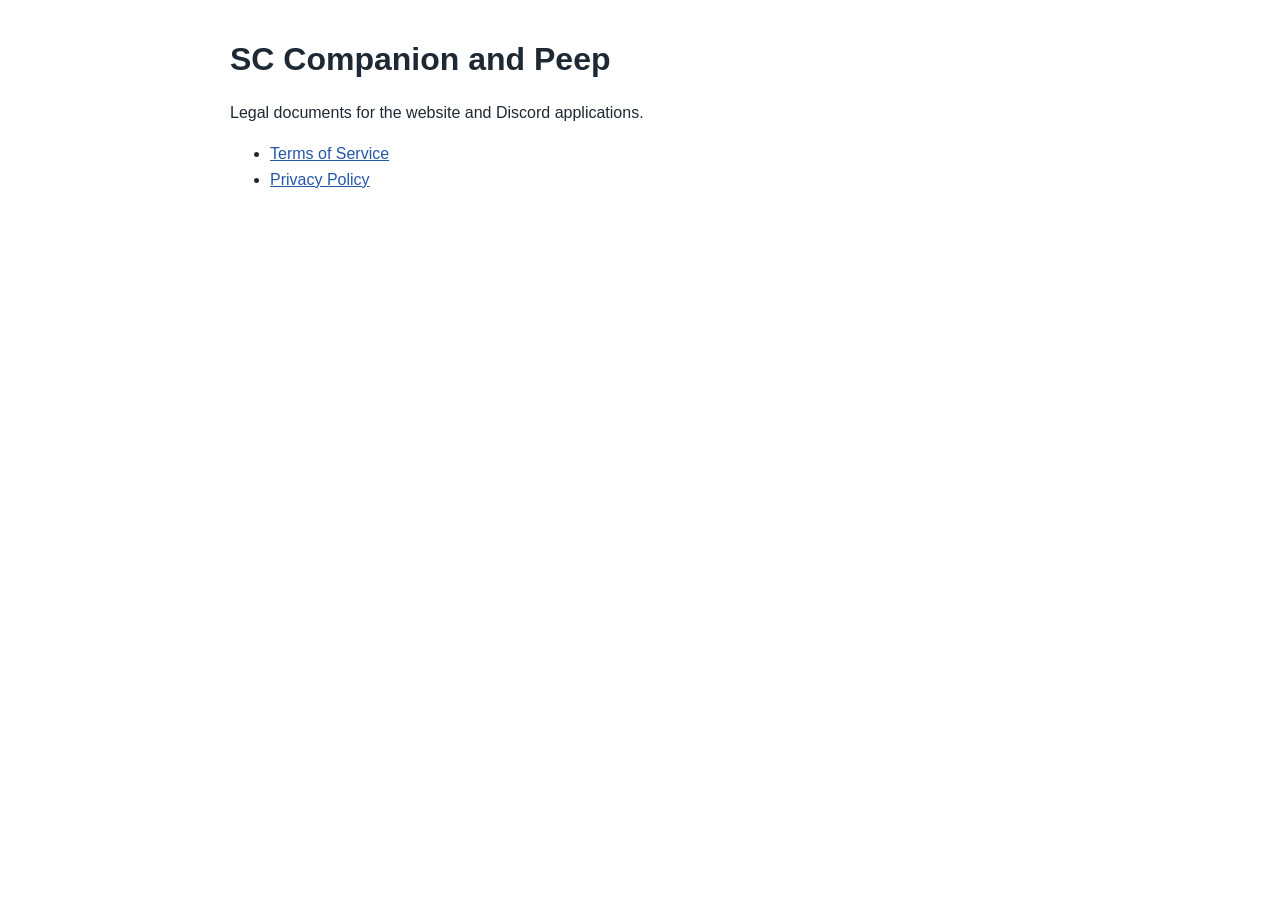
<file: docs/index.html>
<!doctype html>
<html lang="en">
<head>
  <meta charset="utf-8">
  <meta name="viewport" content="width=device-width, initial-scale=1">
  <title>Game Assist Bot Legal</title>
  <style>
    body { font-family: Arial, sans-serif; line-height: 1.6; max-width: 820px; margin: 40px auto; padding: 0 20px; color: #1f2933; }
    h1 { line-height: 1.2; }
    a { color: #2557a7; }
  </style>
</head>
<body>
  <h1>SC Companion and Peep</h1>
  <p>Legal documents for the website and Discord applications.</p>
  <ul>
    <li><a href="terms.html">Terms of Service</a></li>
    <li><a href="privacy.html">Privacy Policy</a></li>
  </ul>
</body>
</html>
</file>
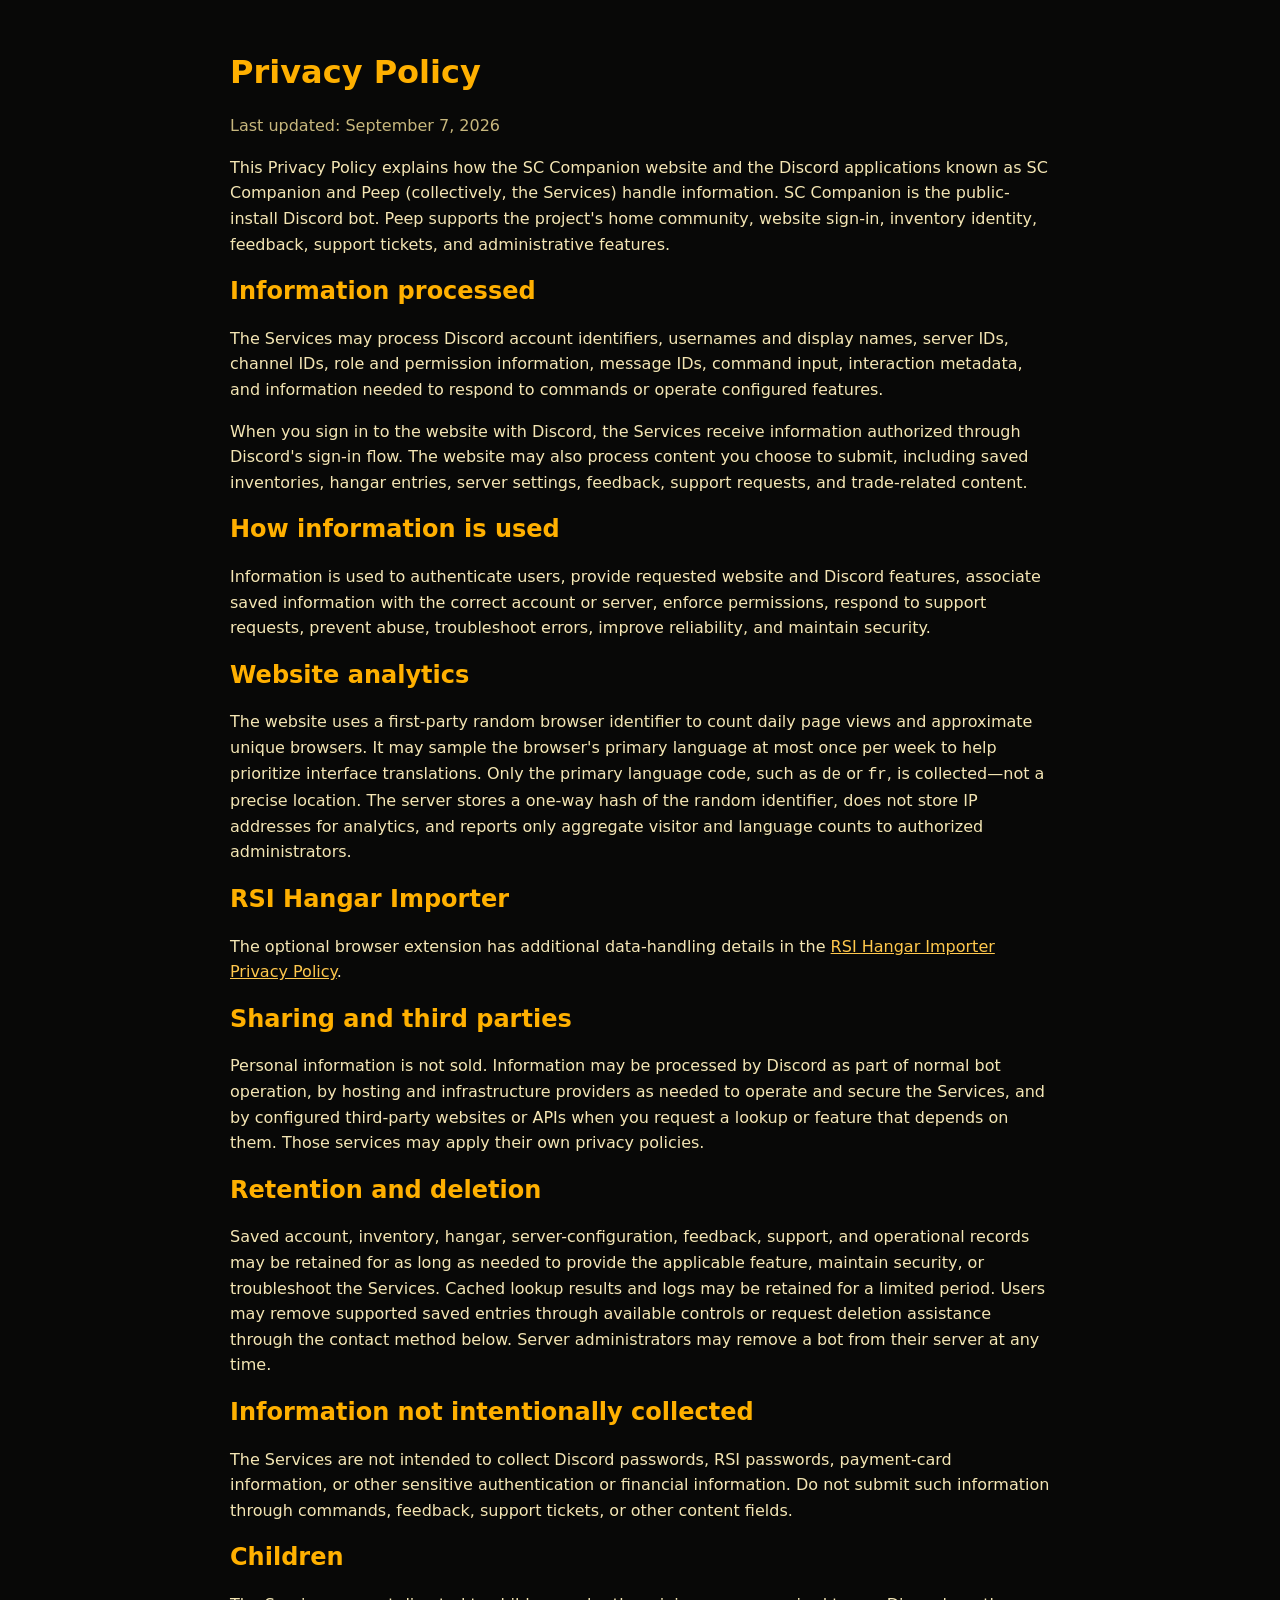
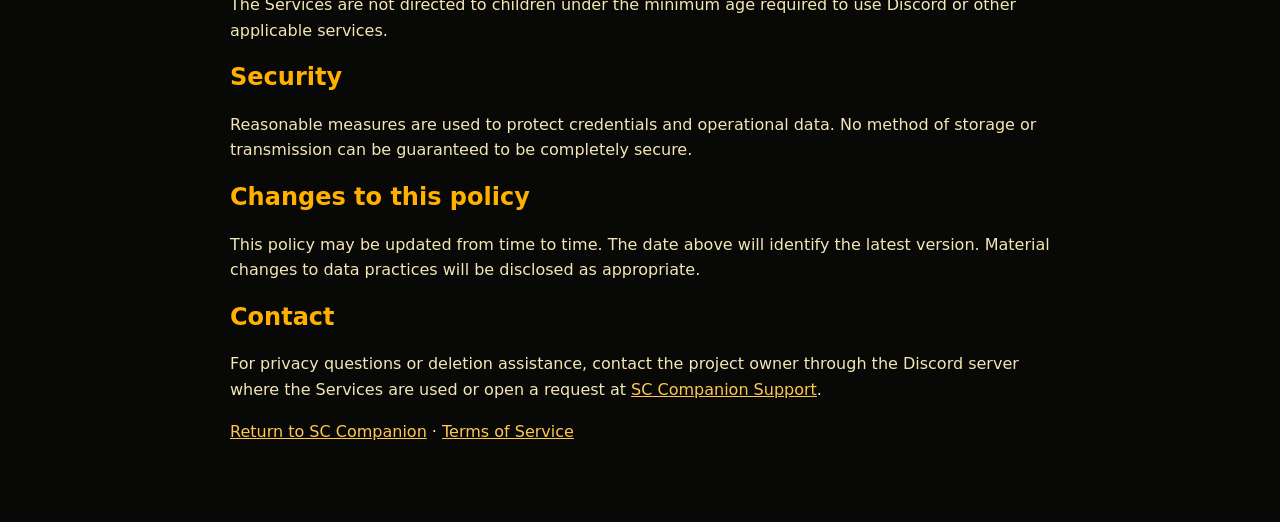
<file: web/privacy.html>
<!doctype html>
<html lang="en">
<head>
  <meta charset="utf-8">
  <meta name="viewport" content="width=device-width, initial-scale=1">
  <title>Privacy Policy | SC Companion</title>
  <style>
    body { max-width: 820px; margin: 0 auto; padding: 32px 20px 64px; background: #080807; color: #f4e6b4; font: 16px/1.6 system-ui, sans-serif; }
    h1, h2 { color: #ffb000; line-height: 1.2; }
    a { color: #ffc84d; }
    .updated { color: #c7b77d; }
  </style>
</head>
<body>
  <main>
    <h1>Privacy Policy</h1>
    <p class="updated">Last updated: September 7, 2026</p>

    <p>This Privacy Policy explains how the SC Companion website and the Discord applications known as SC Companion and Peep (collectively, the Services) handle information. SC Companion is the public-install Discord bot. Peep supports the project's home community, website sign-in, inventory identity, feedback, support tickets, and administrative features.</p>

    <h2>Information processed</h2>
    <p>The Services may process Discord account identifiers, usernames and display names, server IDs, channel IDs, role and permission information, message IDs, command input, interaction metadata, and information needed to respond to commands or operate configured features.</p>
    <p>When you sign in to the website with Discord, the Services receive information authorized through Discord's sign-in flow. The website may also process content you choose to submit, including saved inventories, hangar entries, server settings, feedback, support requests, and trade-related content.</p>

    <h2>How information is used</h2>
    <p>Information is used to authenticate users, provide requested website and Discord features, associate saved information with the correct account or server, enforce permissions, respond to support requests, prevent abuse, troubleshoot errors, improve reliability, and maintain security.</p>

    <h2>Website analytics</h2>
    <p>The website uses a first-party random browser identifier to count daily page views and approximate unique browsers. It may sample the browser's primary language at most once per week to help prioritize interface translations. Only the primary language code, such as <code>de</code> or <code>fr</code>, is collected—not a precise location. The server stores a one-way hash of the random identifier, does not store IP addresses for analytics, and reports only aggregate visitor and language counts to authorized administrators.</p>

    <h2>RSI Hangar Importer</h2>
    <p>The optional browser extension has additional data-handling details in the <a href="/rsi-hangar-importer/privacy">RSI Hangar Importer Privacy Policy</a>.</p>

    <h2>Sharing and third parties</h2>
    <p>Personal information is not sold. Information may be processed by Discord as part of normal bot operation, by hosting and infrastructure providers as needed to operate and secure the Services, and by configured third-party websites or APIs when you request a lookup or feature that depends on them. Those services may apply their own privacy policies.</p>

    <h2>Retention and deletion</h2>
    <p>Saved account, inventory, hangar, server-configuration, feedback, support, and operational records may be retained for as long as needed to provide the applicable feature, maintain security, or troubleshoot the Services. Cached lookup results and logs may be retained for a limited period. Users may remove supported saved entries through available controls or request deletion assistance through the contact method below. Server administrators may remove a bot from their server at any time.</p>

    <h2>Information not intentionally collected</h2>
    <p>The Services are not intended to collect Discord passwords, RSI passwords, payment-card information, or other sensitive authentication or financial information. Do not submit such information through commands, feedback, support tickets, or other content fields.</p>

    <h2>Children</h2>
    <p>The Services are not directed to children under the minimum age required to use Discord or other applicable services.</p>

    <h2>Security</h2>
    <p>Reasonable measures are used to protect credentials and operational data. No method of storage or transmission can be guaranteed to be completely secure.</p>

    <h2>Changes to this policy</h2>
    <p>This policy may be updated from time to time. The date above will identify the latest version. Material changes to data practices will be disclosed as appropriate.</p>

    <h2>Contact</h2>
    <p>For privacy questions or deletion assistance, contact the project owner through the Discord server where the Services are used or open a request at <a href="https://github.com/Battsman98/SC-discord-Bot-Website/issues">SC Companion Support</a>.</p>

    <p><a href="/">Return to SC Companion</a> · <a href="/terms">Terms of Service</a></p>
  </main>
</body>
</html>
</file>
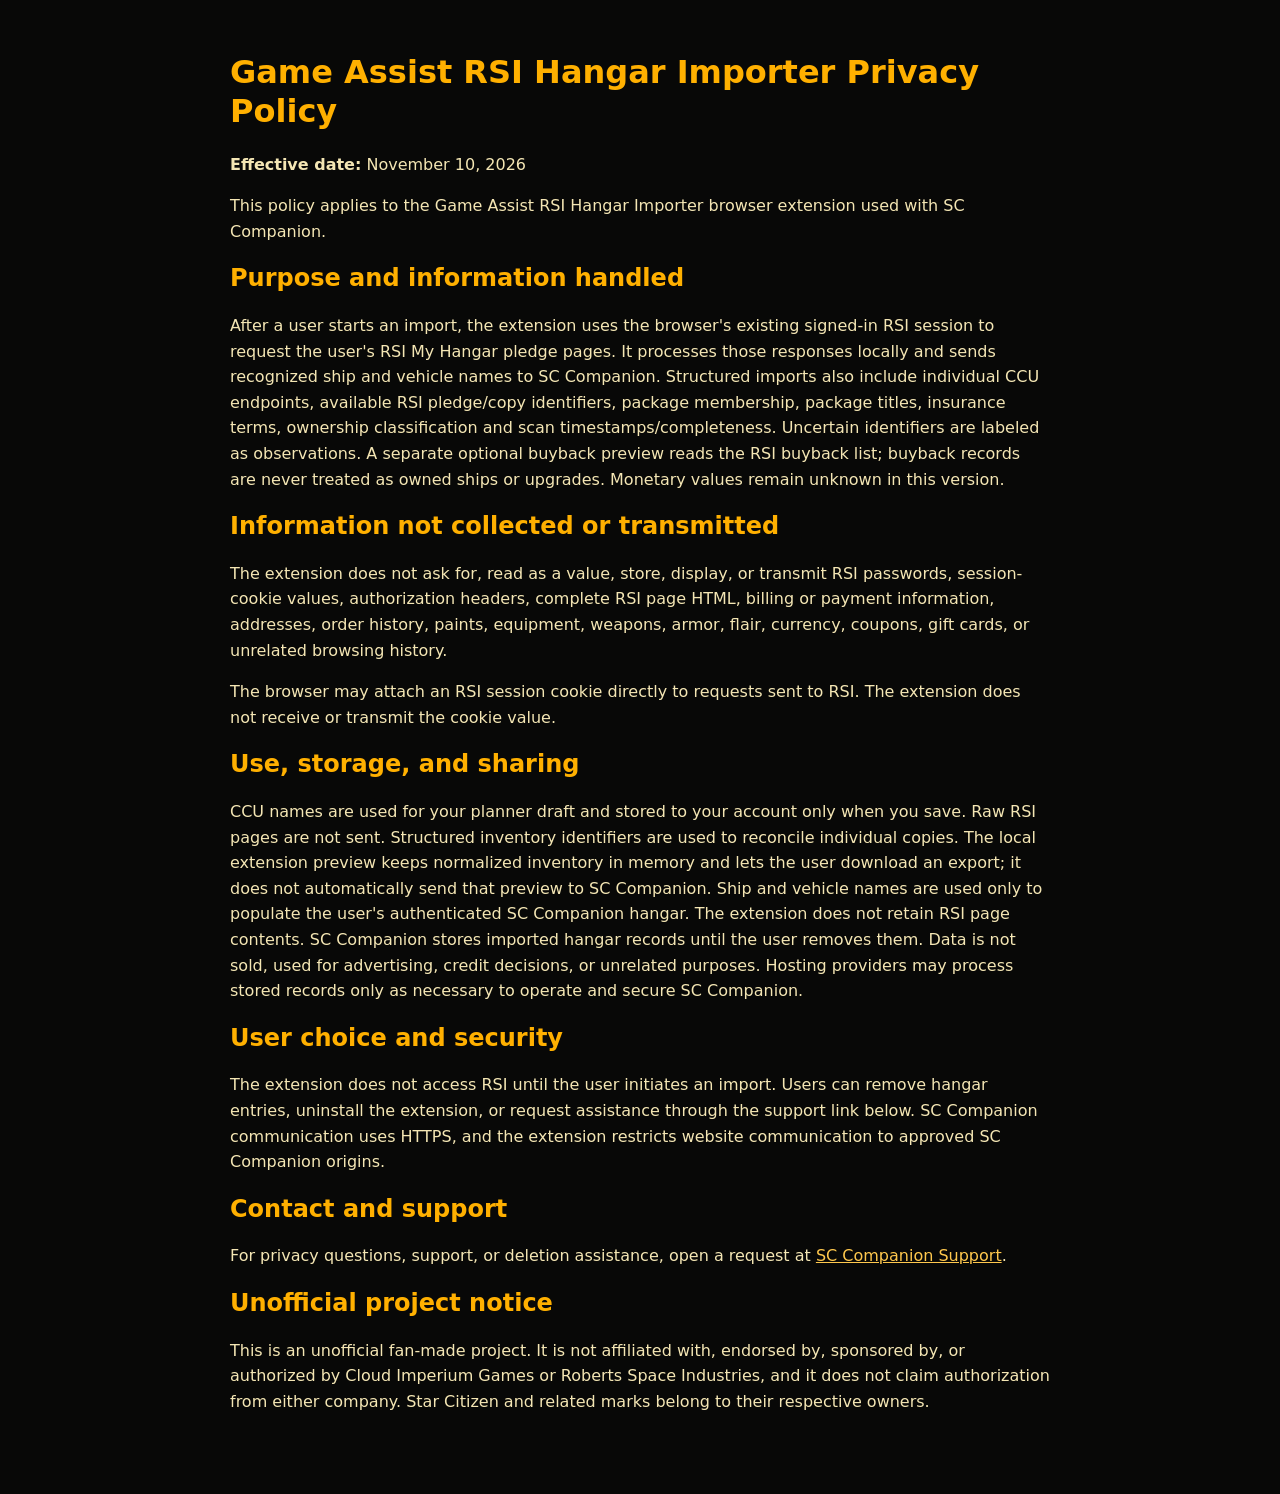
<file: web/rsi-hangar-importer-privacy.html>
<!doctype html>
<html lang="en">
<head>
  <meta charset="utf-8">
  <meta name="viewport" content="width=device-width, initial-scale=1">
  <title>RSI Hangar Importer Privacy Policy</title>
  <style>
    body { max-width: 820px; margin: 0 auto; padding: 32px 20px 64px; background: #080807; color: #f4e6b4; font: 16px/1.6 system-ui, sans-serif; }
    h1, h2 { color: #ffb000; line-height: 1.2; }
    a { color: #ffc84d; }
  </style>
</head>
<body>
  <main>
    <h1>Game Assist RSI Hangar Importer Privacy Policy</h1>
    <p><strong>Effective date:</strong> November 10, 2026</p>
    <p>This policy applies to the Game Assist RSI Hangar Importer browser extension used with SC Companion.</p>
    <h2>Purpose and information handled</h2>
    <p>After a user starts an import, the extension uses the browser's existing signed-in RSI session to request the user's RSI My Hangar pledge pages. It processes those responses locally and sends recognized ship and vehicle names to SC Companion. Structured imports also include individual CCU endpoints, available RSI pledge/copy identifiers, package membership, package titles, insurance terms, ownership classification and scan timestamps/completeness. Uncertain identifiers are labeled as observations. A separate optional buyback preview reads the RSI buyback list; buyback records are never treated as owned ships or upgrades. Monetary values remain unknown in this version.</p>
    <h2>Information not collected or transmitted</h2>
    <p>The extension does not ask for, read as a value, store, display, or transmit RSI passwords, session-cookie values, authorization headers, complete RSI page HTML, billing or payment information, addresses, order history, paints, equipment, weapons, armor, flair, currency, coupons, gift cards, or unrelated browsing history.</p>
    <p>The browser may attach an RSI session cookie directly to requests sent to RSI. The extension does not receive or transmit the cookie value.</p>
    <h2>Use, storage, and sharing</h2>
    <p>CCU names are used for your planner draft and stored to your account only when you save. Raw RSI pages are not sent. Structured inventory identifiers are used to reconcile individual copies. The local extension preview keeps normalized inventory in memory and lets the user download an export; it does not automatically send that preview to SC Companion. Ship and vehicle names are used only to populate the user's authenticated SC Companion hangar. The extension does not retain RSI page contents. SC Companion stores imported hangar records until the user removes them. Data is not sold, used for advertising, credit decisions, or unrelated purposes. Hosting providers may process stored records only as necessary to operate and secure SC Companion.</p>
    <h2>User choice and security</h2>
    <p>The extension does not access RSI until the user initiates an import. Users can remove hangar entries, uninstall the extension, or request assistance through the support link below. SC Companion communication uses HTTPS, and the extension restricts website communication to approved SC Companion origins.</p>
    <h2>Contact and support</h2>
    <p>For privacy questions, support, or deletion assistance, open a request at <a href="https://github.com/Battsman98/SC-discord-Bot-Website/issues">SC Companion Support</a>.</p>
    <h2>Unofficial project notice</h2>
    <p>This is an unofficial fan-made project. It is not affiliated with, endorsed by, sponsored by, or authorized by Cloud Imperium Games or Roberts Space Industries, and it does not claim authorization from either company. Star Citizen and related marks belong to their respective owners.</p>
  </main>
</body>
</html>
</file>
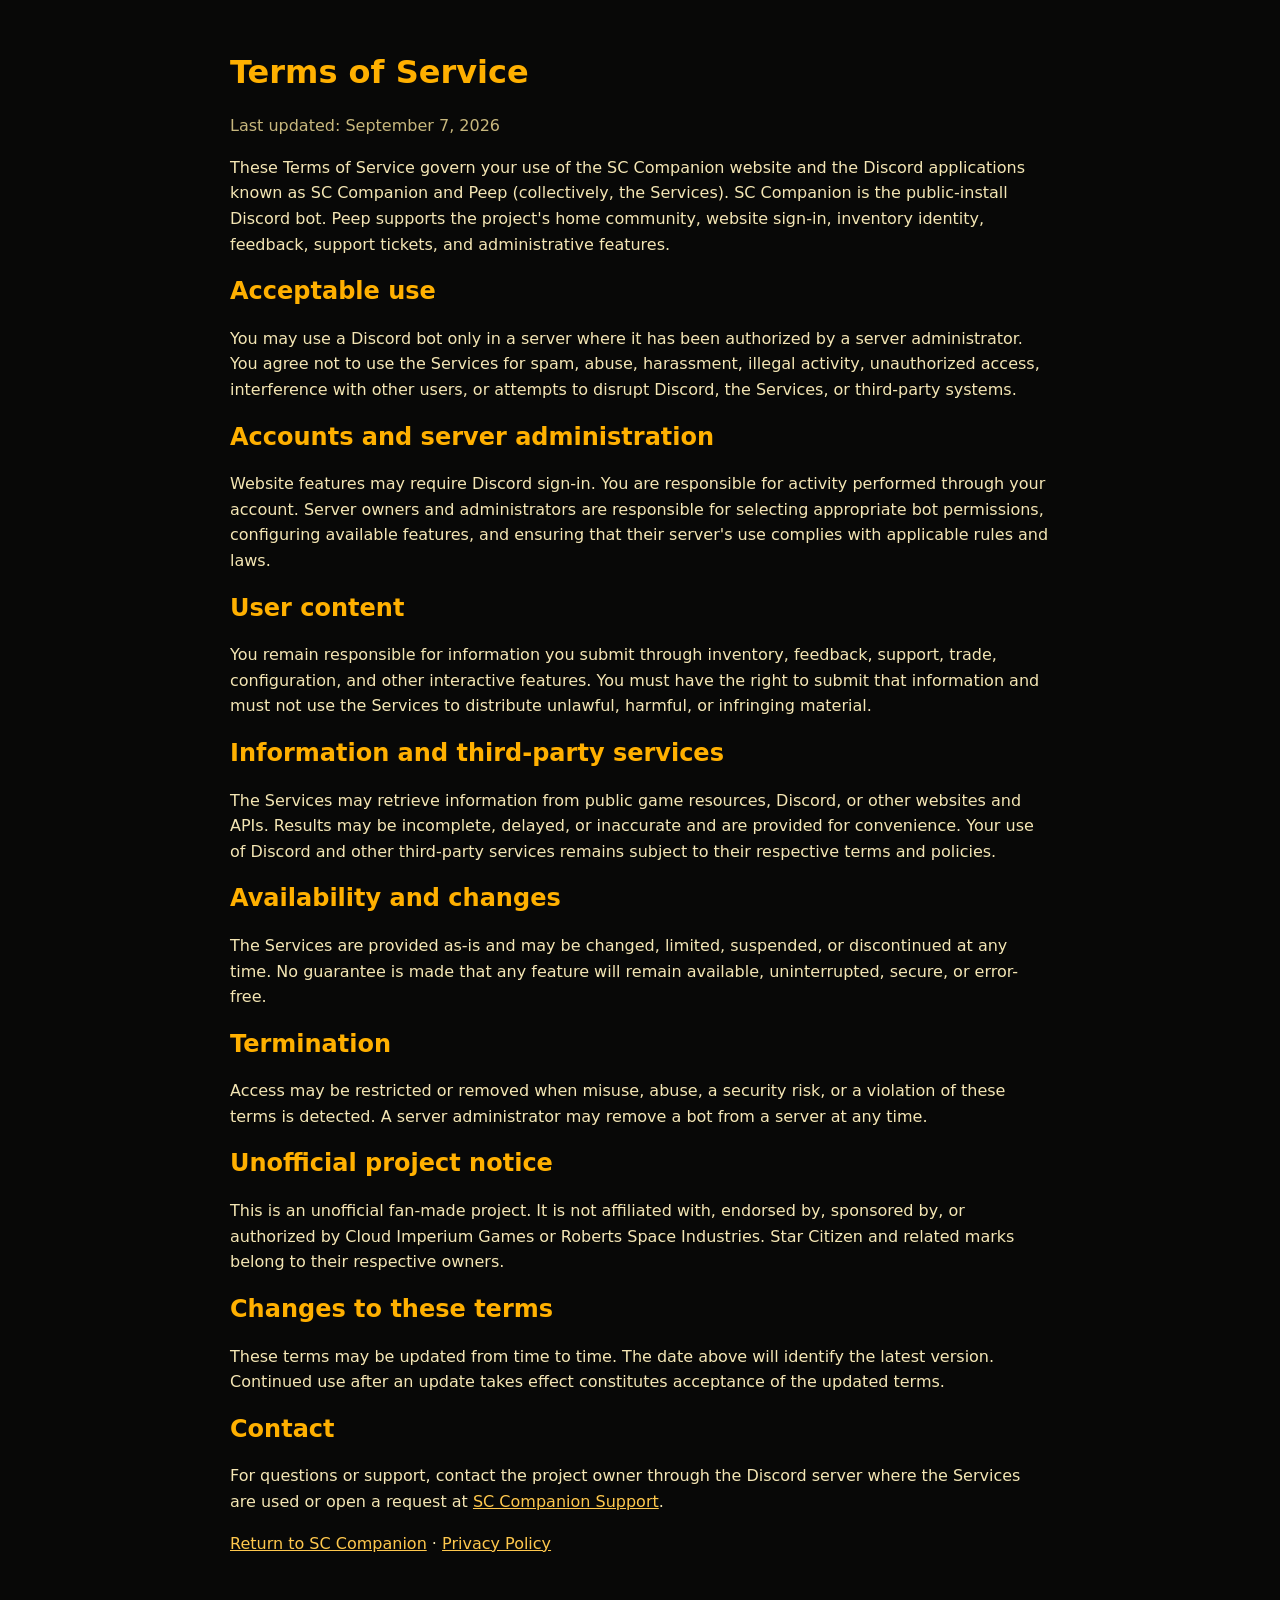
<file: web/terms.html>
<!doctype html>
<html lang="en">
<head>
  <meta charset="utf-8">
  <meta name="viewport" content="width=device-width, initial-scale=1">
  <title>Terms of Service | SC Companion</title>
  <style>
    body { max-width: 820px; margin: 0 auto; padding: 32px 20px 64px; background: #080807; color: #f4e6b4; font: 16px/1.6 system-ui, sans-serif; }
    h1, h2 { color: #ffb000; line-height: 1.2; }
    a { color: #ffc84d; }
    .updated { color: #c7b77d; }
  </style>
</head>
<body>
  <main>
    <h1>Terms of Service</h1>
    <p class="updated">Last updated: September 7, 2026</p>

    <p>These Terms of Service govern your use of the SC Companion website and the Discord applications known as SC Companion and Peep (collectively, the Services). SC Companion is the public-install Discord bot. Peep supports the project's home community, website sign-in, inventory identity, feedback, support tickets, and administrative features.</p>

    <h2>Acceptable use</h2>
    <p>You may use a Discord bot only in a server where it has been authorized by a server administrator. You agree not to use the Services for spam, abuse, harassment, illegal activity, unauthorized access, interference with other users, or attempts to disrupt Discord, the Services, or third-party systems.</p>

    <h2>Accounts and server administration</h2>
    <p>Website features may require Discord sign-in. You are responsible for activity performed through your account. Server owners and administrators are responsible for selecting appropriate bot permissions, configuring available features, and ensuring that their server's use complies with applicable rules and laws.</p>

    <h2>User content</h2>
    <p>You remain responsible for information you submit through inventory, feedback, support, trade, configuration, and other interactive features. You must have the right to submit that information and must not use the Services to distribute unlawful, harmful, or infringing material.</p>

    <h2>Information and third-party services</h2>
    <p>The Services may retrieve information from public game resources, Discord, or other websites and APIs. Results may be incomplete, delayed, or inaccurate and are provided for convenience. Your use of Discord and other third-party services remains subject to their respective terms and policies.</p>

    <h2>Availability and changes</h2>
    <p>The Services are provided as-is and may be changed, limited, suspended, or discontinued at any time. No guarantee is made that any feature will remain available, uninterrupted, secure, or error-free.</p>

    <h2>Termination</h2>
    <p>Access may be restricted or removed when misuse, abuse, a security risk, or a violation of these terms is detected. A server administrator may remove a bot from a server at any time.</p>

    <h2>Unofficial project notice</h2>
    <p>This is an unofficial fan-made project. It is not affiliated with, endorsed by, sponsored by, or authorized by Cloud Imperium Games or Roberts Space Industries. Star Citizen and related marks belong to their respective owners.</p>

    <h2>Changes to these terms</h2>
    <p>These terms may be updated from time to time. The date above will identify the latest version. Continued use after an update takes effect constitutes acceptance of the updated terms.</p>

    <h2>Contact</h2>
    <p>For questions or support, contact the project owner through the Discord server where the Services are used or open a request at <a href="https://github.com/Battsman98/SC-discord-Bot-Website/issues">SC Companion Support</a>.</p>

    <p><a href="/">Return to SC Companion</a> · <a href="/privacy">Privacy Policy</a></p>
  </main>
</body>
</html>
</file>
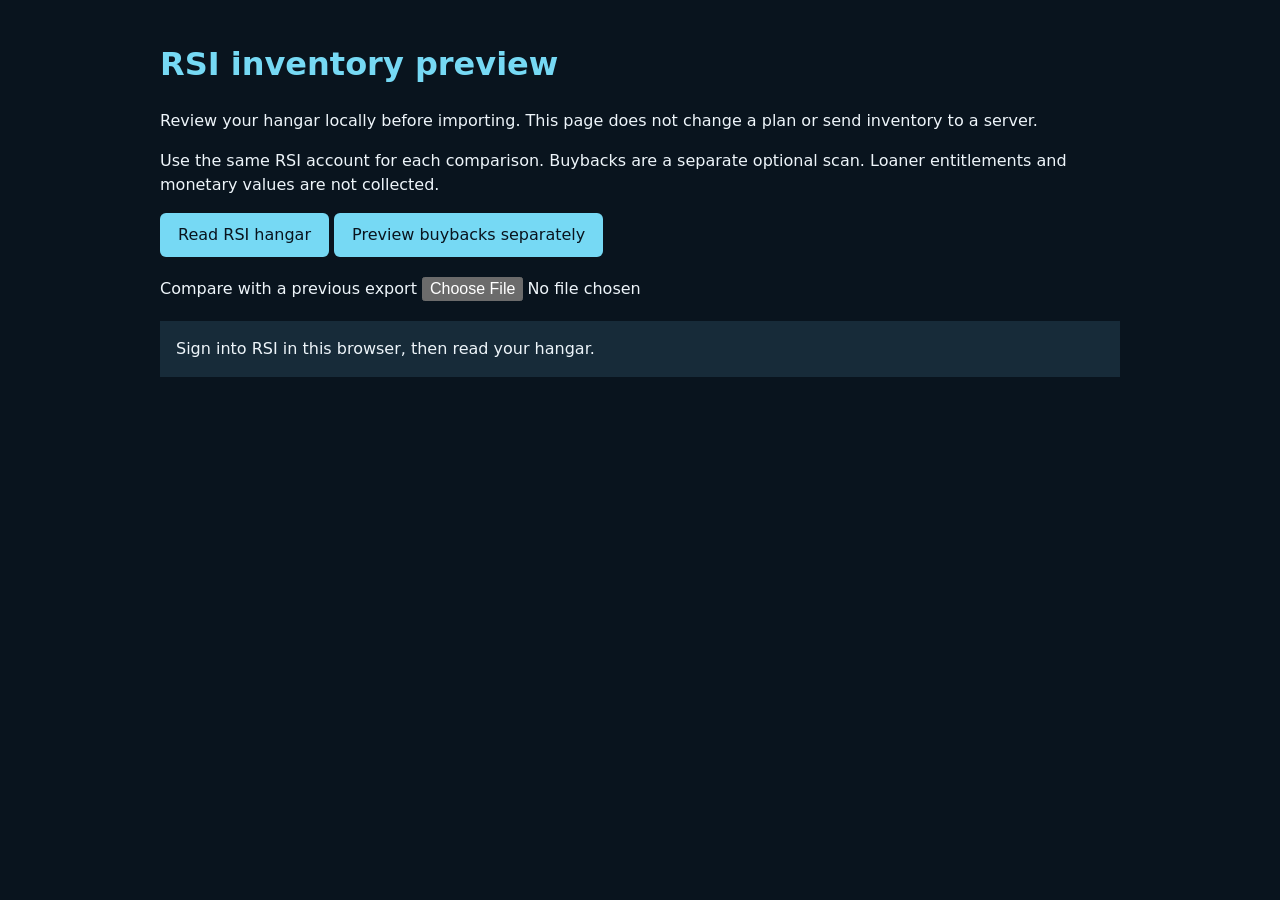
<file: tools/rsi-connector-extension/preview.html>
<!doctype html>
<html lang="en"><head><meta charset="utf-8"><title>RSI inventory preview</title>
<link rel="stylesheet" href="preview.css"></head><body><main>
<h1>RSI inventory preview</h1>
<p>Review your hangar locally before importing. This page does not change a plan or send inventory to a server.</p>
<p>Use the same RSI account for each comparison. Buybacks are a separate optional scan. Loaner entitlements and monetary values are not collected.</p>
<button id="scan">Read RSI hangar</button>
<button id="buybacks">Preview buybacks separately</button>
<label>Compare with a previous export <input id="baseline" type="file" accept=".json,application/json"></label>
<p id="status" role="status">Sign into RSI in this browser, then read your hangar.</p>
<a id="download" hidden>Download normalized inventory</a>
<section id="summary"></section><section id="records"></section>
</main><script src="inventory.js"></script><script src="preview.js"></script></body></html>
</file>
<file: tools/rsi-connector-extension/preview.css>
:root {color-scheme:dark;font:16px/1.5 system-ui,sans-serif;background:#09141e;color:#eef5fa}
main {max-width:960px;margin:40px auto;padding:0 24px} h1,h2 {color:#76d9f4}
button,input {font:inherit} button {background:#76d9f4;color:#09141e;padding:10px 18px;border:0;border-radius:6px;cursor:pointer}
label {display:block;margin:20px 0} a {color:#76d9f4} article {border:1px solid #365061;border-radius:8px;margin:16px 0;padding:18px}
article h2 {font-size:18px;margin:0 0 8px} li {margin:8px 0} #status {padding:16px;background:#172b39} small {color:#c1d3df}
</file>
